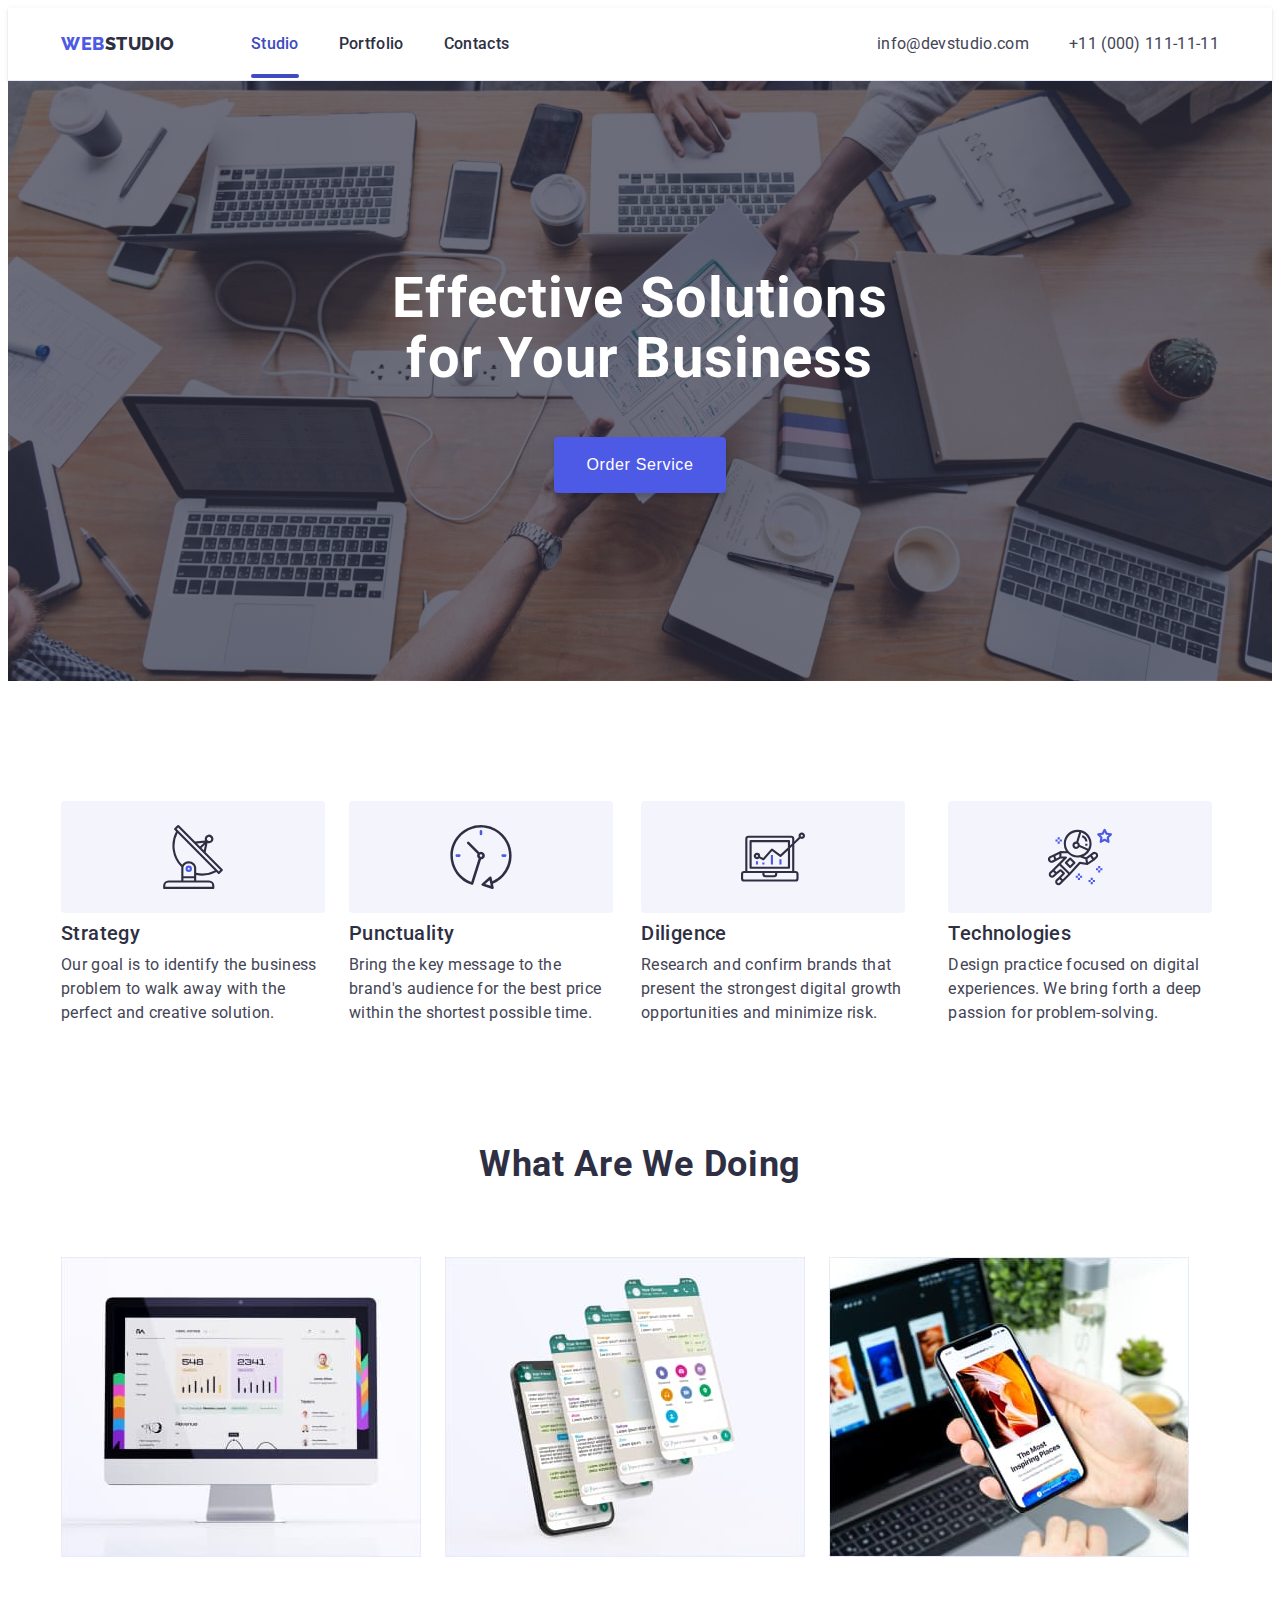
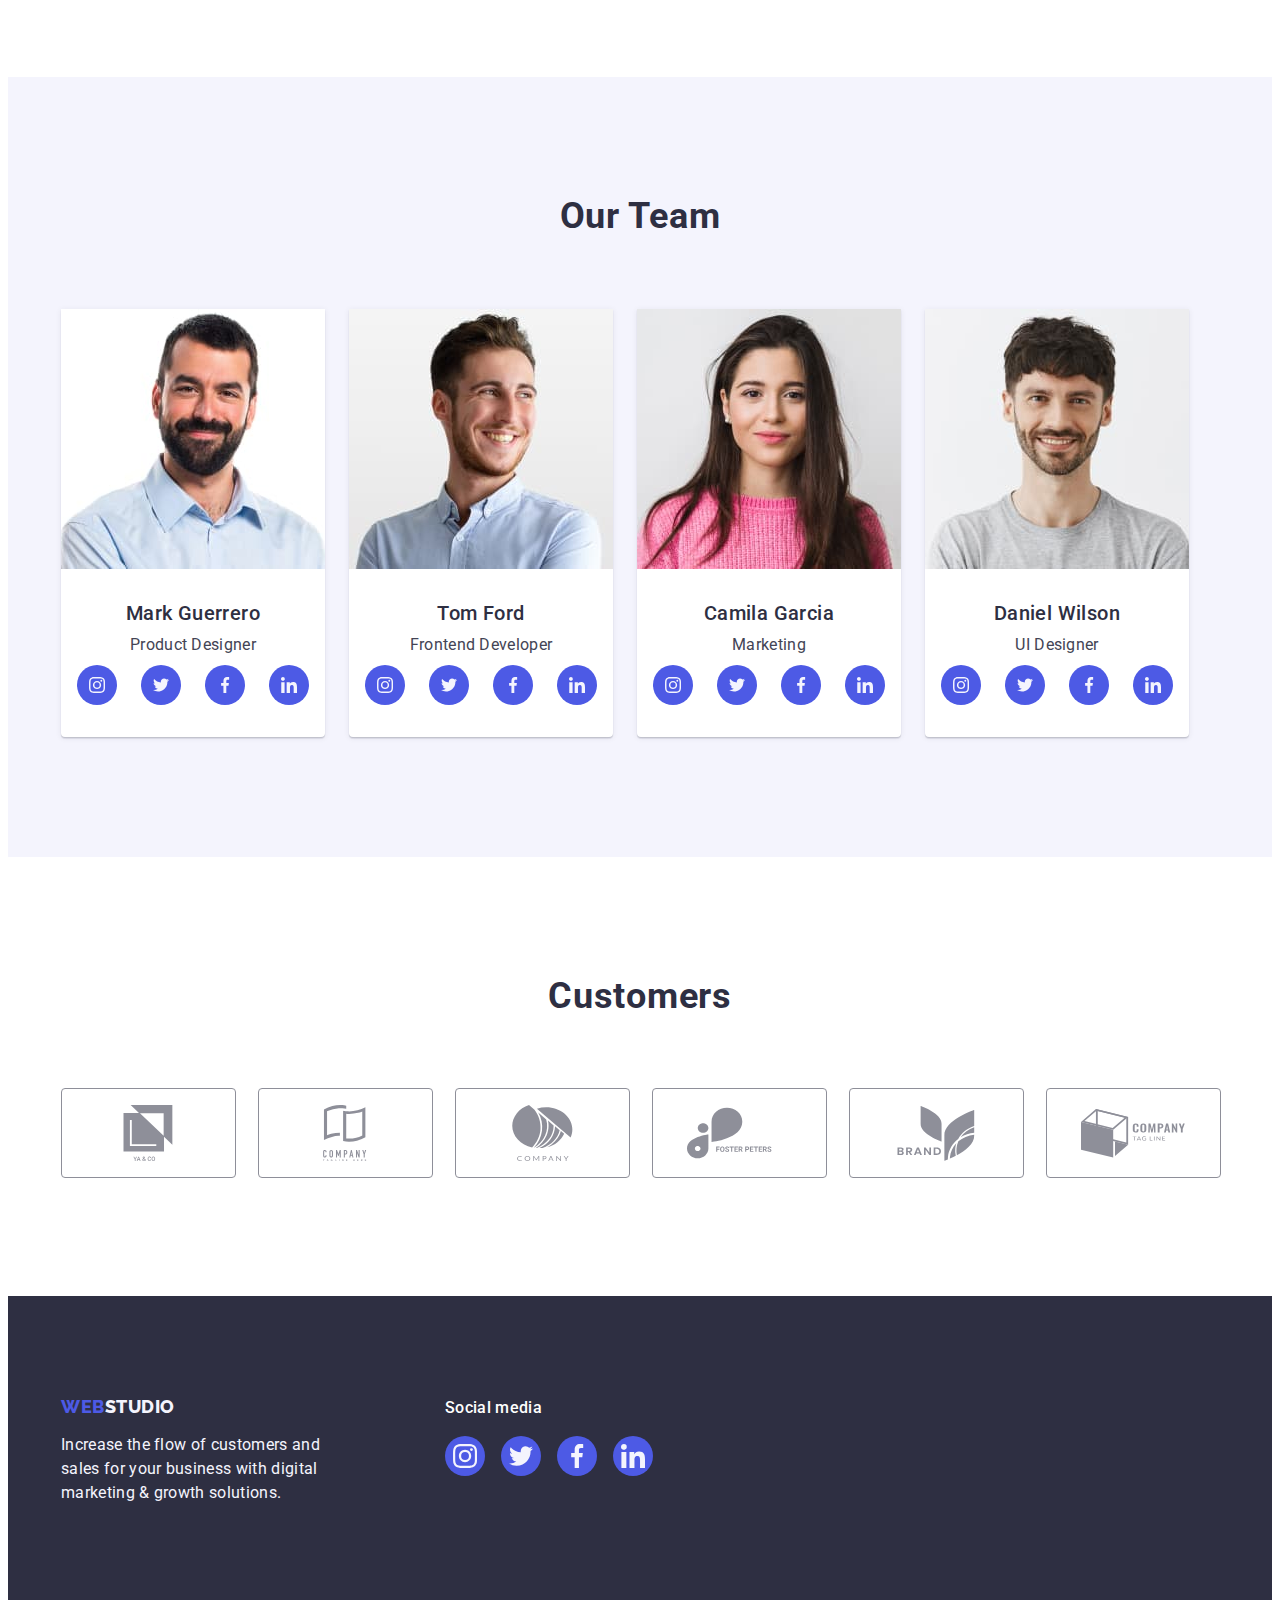
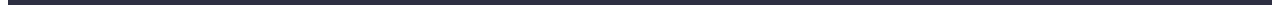
<file: index.html>
<!DOCTYPE html>
<html lang="en">

<head>
    <meta charset="UTF-8">
    <meta http-equiv="X-UA-Compatible" content="IE=edge">
    <meta name="viewport" content="width=device-width, initial-scale=1.0">
    <title>Web Studio</title>
    <link rel="stylesheet" href="https://cdnjs.cloudflare.com/ajax/libs/modern-normalize/1.1.0/modern-normalize.min.css"
        integrity="sha512-wpPYUAdjBVSE4KJnH1VR1HeZfpl1ub8YT/NKx4PuQ5NmX2tKuGu6U/JRp5y+Y8XG2tV+wKQpNHVUX03MfMFn9Q=="
        crossorigin="anonymous" referrerpolicy="no-referrer" />
    <link rel="preconnect" href="https://fonts.googleapis.com">
    <link rel="preconnect" href="https://fonts.gstatic.com" crossorigin>
    <link
        href="https://fonts.googleapis.com/css2?family=Raleway:wght@800&family=Roboto:wght@400;500;700;900&display=swap"
        rel="stylesheet">
    <link rel="stylesheet" href="./css/styles.css">
</head>

<body>
    <header class="page-header">
        <div class="container page-header-container">
            <!-- Navigation -->
            <nav class="page-nav">
                <a class="logo link" href="./index.html">Web<span class="logo-theme-dark">Studio</span></a>
                <!-- Other pages -->
                <ul class="menu list">
                    <li class="menu-item">
                        <a class="menu-link link current-nav-link" href="./index.html">Studio</a>
                    </li>
                    <li class="menu-item">
                        <a class="menu-link link " href="./portfolio.html">Portfolio</a>
                    </li>
                    <li class="menu-item">
                        <a class="menu-link link" href="">Contacts</a>
                    </li>
                </ul>
            </nav>
            <!-- Contact information -->
            <address class="contacts">
                <ul class="contact-list list">
                    <li class="contact-list-item">
                        <a class="contact-item link" href="mailto:info@devstudio.com">info@devstudio.com</a>
                    </li>
                    <li class="contact-list-item">
                        <a class="contact-item link" href="tel:+110001111111">+11 (000) 111-11-11</a>
                    </li>
                </ul>
            </address>
        </div>
    </header>

    <main>
        <!-- Hero Section-->
        <section class="hero hero-background">
            <div class="container hero-container">
                <h1 class="main-title">Effective Solutions for Your Business</h1>
                <button data-modal-open class="modal-btn" type="button">Order Service</button>
            </div>
        </section>

        <!-- Features Section -->
        <section class="features section">
            <div class="container">
                <h2 class="features-hidden-header">Services</h2>
                <ul class="list features-section-list">
                    <li class="fetures-list-item">
                        <div class="features-icon-item"><svg class="features-icon" width="64" height="64">
                                <use href="./images/icons.svg#icon-antenna"></use>
                            </svg></div>
                        <h3 class="features-header">Strategy</h3>
                        <p class="features-descr">Our goal is to identify the business
                            problem to walk away with the perfect and creative solution.</p>
                    </li>
                    <li class="fetures-list-item">
                        <div class="features-icon-item"><svg class="features-icon" width="64" height="64">
                                <use href="./images/icons.svg#icon-clock"></use>
                            </svg></div>
                        <h3 class="features-header">Punctuality</h3>
                        <p class="features-descr">Bring the key message to the brand's audience for the best price
                            within
                            the shortest possible
                            time.</p>
                    </li>
                    <li class="fetures-list-item">
                        <div class="features-icon-item"><svg class="features-icon" width="64" height="64">
                                <use href="./images/icons.svg#icon-diagram"></use>
                            </svg></div>
                        <h3 class="features-header">Diligence</h3>
                        <p class="features-descr">Research and confirm brands that present the strongest digital
                            growth
                            opportunities and minimize
                            risk.</p>
                    </li>
                    <li class="fetures-list-item">
                        <div class="features-icon-item"><svg class="features-icon" width="64" height="64">
                                <use href="./images/icons.svg#icon-astronaut"></use>
                            </svg></div>
                        <h3 class="features-header">Technologies</h3>
                        <p class="features-descr">Design practice focused on digital experiences. We bring forth a
                            deep
                            passion for
                            problem-solving.</p>
                    </li>
                </ul>
            </div>
        </section>
        <!-- Main Projects Section -->
        <section class="projects-section section">
            <div class="container">
                <h2 class="main-projects-header">What are we doing</h2>
                <ul class="list projects-section-list">
                    <li class="main-projects-item">
                        <img class="main-projects-img" src="./images/services/display.jpg" alt="Display with data"
                            width="360" height="300">
                    </li>
                    <li class="main-projects-item">
                        <img class="main-projects-img" src="./images/services/smartphone.jpg"
                            alt="Multitasking smartphone" width="360" height="300">
                    </li>
                    <li class="main-projects-item">
                        <img class="main-projects-img" src="./images/services/smartphone-laptop.jpg"
                            alt="Smartphone and laptop" width="360" height="300">
                    </li>
                </ul>
            </div>
        </section>
        <!-- Team Section -->
        <section class="team-section section">
            <div class="container">
                <h2 class="team-header">Our Team</h2>
                <ul class="list team-section-list">
                    <li class="team-list-item">
                        <img class="team-member-img" src="./images/team-members/mark-guerrero.jpg" alt="Mark Guerrero"
                            width="264" height="260">
                        <div class="team-member-item">
                            <h3 class="team-members-header">Mark Guerrero</h3>
                            <p class="team-member-descr">Product Designer</p>
                            <ul class="list team-social-list">
                                <li class="social-list-item">
                                    <a class="social-list-link link" href=""><svg class="social-list-icon" width="16"
                                            height="16">
                                            <use href="./images/icons.svg#icon-instagram"></use>
                                        </svg></a>
                                </li>
                                <li class="social-list-item">
                                    <a class="social-list-link link" href=""><svg class="social-list-icon" width="16"
                                            height="16">
                                            <use href="./images/icons.svg#icon-twitter"></use>
                                        </svg></a>
                                </li>
                                <li class="social-list-item">
                                    <a class="social-list-link link" href=""><svg class="social-list-icon" width="16"
                                            height="16">
                                            <use href="./images/icons.svg#icon-facebook"></use>
                                        </svg></a>
                                </li>
                                <li class="social-list-item">
                                    <a class="social-list-link link" href=""><svg class="social-list-icon" width="16"
                                            height="16">
                                            <use href="./images/icons.svg#icon-linkedin"></use>
                                        </svg></a>
                                </li>
                            </ul>
                        </div>

                    </li>
                    <li class="team-list-item">
                        <img class="team-member-img" src="./images/team-members/tom-ford.jpg" alt="Tom Ford" width="264"
                            height="260">
                        <div class="team-member-item">
                            <h3 class="team-members-header">Tom Ford</h3>
                            <p class="team-member-descr">Frontend Developer</p>
                            <ul class="list team-social-list">
                                <li class="social-list-item">
                                    <a class="social-list-link link" href=""><svg class="social-list-icon" width="16"
                                            height="16">
                                            <use href="./images/icons.svg#icon-instagram"></use>
                                        </svg></a>
                                </li>
                                <li class="social-list-item">
                                    <a class="social-list-link link" href=""><svg class="social-list-icon" width="16"
                                            height="16">
                                            <use href="./images/icons.svg#icon-twitter"></use>
                                        </svg></a>
                                </li>
                                <li class="social-list-item">
                                    <a class="social-list-link link" href=""><svg class="social-list-icon" width="16"
                                            height="16">
                                            <use href="./images/icons.svg#icon-facebook"></use>
                                        </svg></a>
                                </li>
                                <li class="social-list-item">
                                    <a class="social-list-link link" href=""><svg class="social-list-icon" width="16"
                                            height="16">
                                            <use href="./images/icons.svg#icon-linkedin"></use>
                                        </svg></a>
                                </li>
                            </ul>
                        </div>
                    </li>
                    <li class="team-list-item">
                        <img class="team-member-img" src="./images/team-members/camila-garcia.jpg" alt="Camila Garcia"
                            width="264" height="260">
                        <div class="team-member-item">
                            <h3 class="team-members-header">Camila Garcia</h3>
                            <p class="team-member-descr">Marketing</p>
                            <ul class="list team-social-list">
                                <li class="social-list-item">
                                    <a class="social-list-link link" href=""><svg class="social-list-icon" width="16"
                                            height="16">
                                            <use href="./images/icons.svg#icon-instagram"></use>
                                        </svg></a>
                                </li>
                                <li class="social-list-item">
                                    <a class="social-list-link link" href=""><svg class="social-list-icon" width="16"
                                            height="16">
                                            <use href="./images/icons.svg#icon-twitter"></use>
                                        </svg></a>
                                </li>
                                <li class="social-list-item">
                                    <a class="social-list-link link" href=""><svg class="social-list-icon" width="16"
                                            height="16">
                                            <use href="./images/icons.svg#icon-facebook"></use>
                                        </svg></a>
                                </li>
                                <li class="social-list-item">
                                    <a class="social-list-link link" href=""><svg class="social-list-icon" width="16"
                                            height="16">
                                            <use href="./images/icons.svg#icon-linkedin"></use>
                                        </svg></a>
                                </li>
                            </ul>
                        </div>
                    </li>
                    <li class="team-list-item">
                        <img class="team-member-img" src="./images/team-members/daniel-wilson.jpg" alt="Daniel Wilson"
                            width="264" height="260">
                        <div class="team-member-item">
                            <h3 class="team-members-header">Daniel Wilson</h3>
                            <p class="team-member-descr">UI Designer</p>
                            <ul class="list team-social-list">
                                <li class="social-list-item">
                                    <a class="social-list-link link" href=""><svg class="social-list-icon" width="16"
                                            height="16">
                                            <use href="./images/icons.svg#icon-instagram"></use>
                                        </svg></a>
                                </li>
                                <li class="social-list-item">
                                    <a class="social-list-link link" href=""><svg class="social-list-icon" width="16"
                                            height="16">
                                            <use href="./images/icons.svg#icon-twitter"></use>
                                        </svg></a>
                                </li>
                                <li class="social-list-item">
                                    <a class="social-list-link link" href=""><svg class="social-list-icon" width="16"
                                            height="16">
                                            <use href="./images//icons.svg#icon-facebook"></use>
                                        </svg></a>
                                </li>
                                <li class="social-list-item">
                                    <a class="social-list-link link" href=""><svg class="social-list-icon" width="16"
                                            height="16">
                                            <use href="./images//icons.svg#icon-linkedin"></use>
                                        </svg></a>
                                </li>
                            </ul>
                        </div>
                    </li>
                </ul>
            </div>
        </section>

        <!-- Customers Section -->
        <section class="section customers-section">
            <div class="container customers-container">
                <h2 class="customers-header">Customers</h2>
                <ul class="customers-list">
                    <li class="list customers-list-item"><a class="customers-list-link link" href=""><svg
                                class="customers-list-icon" width="104" height="56">
                                <use href="./images/icons.svg#icon-ya-co"></use>
                            </svg></a></li>
                    <li class="list customers-list-item"><a class="customers-list-link link" href=""><svg
                                class="customers-list-icon" width="104" height="56">
                                <use href="./images/icons.svg#icon-company-tag"></use>
                            </svg></a></li>
                    <li class="list customers-list-item"><a class="customers-list-link link" href=""><svg
                                class="customers-list-icon" width="104" height="56">
                                <use href="./images/icons.svg#icon-company"></use>
                            </svg></a></li>
                    <li class="list customers-list-item"><a class="customers-list-link link" href=""><svg
                                class="customers-list-icon" width="104" height="56">
                                <use href="./images/icons.svg#icon-foster-peters"></use>
                            </svg></a></li>
                    <li class="list customers-list-item"><a class="customers-list-link link" href=""><svg
                                class="customers-list-icon" width="104" height="56">
                                <use href="./images/icons.svg#icon-brand"></use>
                            </svg></a></li>
                    <li class="list customers-list-item"><a class="customers-list-link link" href=""><svg
                                class="customers-list-icon" width="104" height="56">
                                <use href="./images/icons.svg#icon-tag-line"></use>
                            </svg></a></li>
                </ul>
            </div>
        </section>
    </main>

    <!-- Footer -->
    <footer class="footer">
        <div class="container footer-container">
            <div class="logo-footer-container">
                <a class="logo link logo-footer-link" href="./index.html">Web<span
                        class="logo-theme-light">Studio</span>
                </a>
                <p class="footer-text">Increase the flow of customers and sales for your business with digital marketing
                    &
                    growth
                    solutions.
                </p>
            </div>
            <div class="footer-social-container">
                <p class="social-footer-header">Social media</p>
                <ul class="list footer-social-list">
                    <li class="social-list-item">
                        <a class="footer-social-list-link link" href=""><svg class="social-list-icon" width="24"
                                height="24">
                                <use href="./images/icons.svg#icon-instagram"></use>
                            </svg></a>
                    </li>
                    <li class="social-list-item">
                        <a class="footer-social-list-link link" href=""><svg class="social-list-icon" width="24"
                                height="24">
                                <use href="./images/icons.svg#icon-twitter"></use>
                            </svg></a>
                    </li>
                    <li class="social-list-item">
                        <a class="footer-social-list-link link" href=""><svg class="social-list-icon" width="24"
                                height="24">
                                <use href="./images/icons.svg#icon-facebook"></use>
                            </svg></a>
                    </li>
                    <li class="social-list-item">
                        <a class="footer-social-list-link link" href=""><svg class="social-list-icon" width="24"
                                height="24">
                                <use href="./images/icons.svg#icon-linkedin"></use>
                            </svg></a>
                    </li>
                </ul>
            </div>
        </div>
    </footer>
    <!-- MODAL WINDOW -->
    <div class="backdrop is-hidden" data-modal>
        <div class="modal">
            <button data-modal-close class="modal-close-btn" type="button">
                <svg class="modal-close-icon" width="8" height="8">
                    <use href="./images/icons.svg#icon-close-black"></use>
                </svg>
            </button>
        </div>
    </div>

    <script src="./js/modal.js"></script>
</body>

</html>
</file>
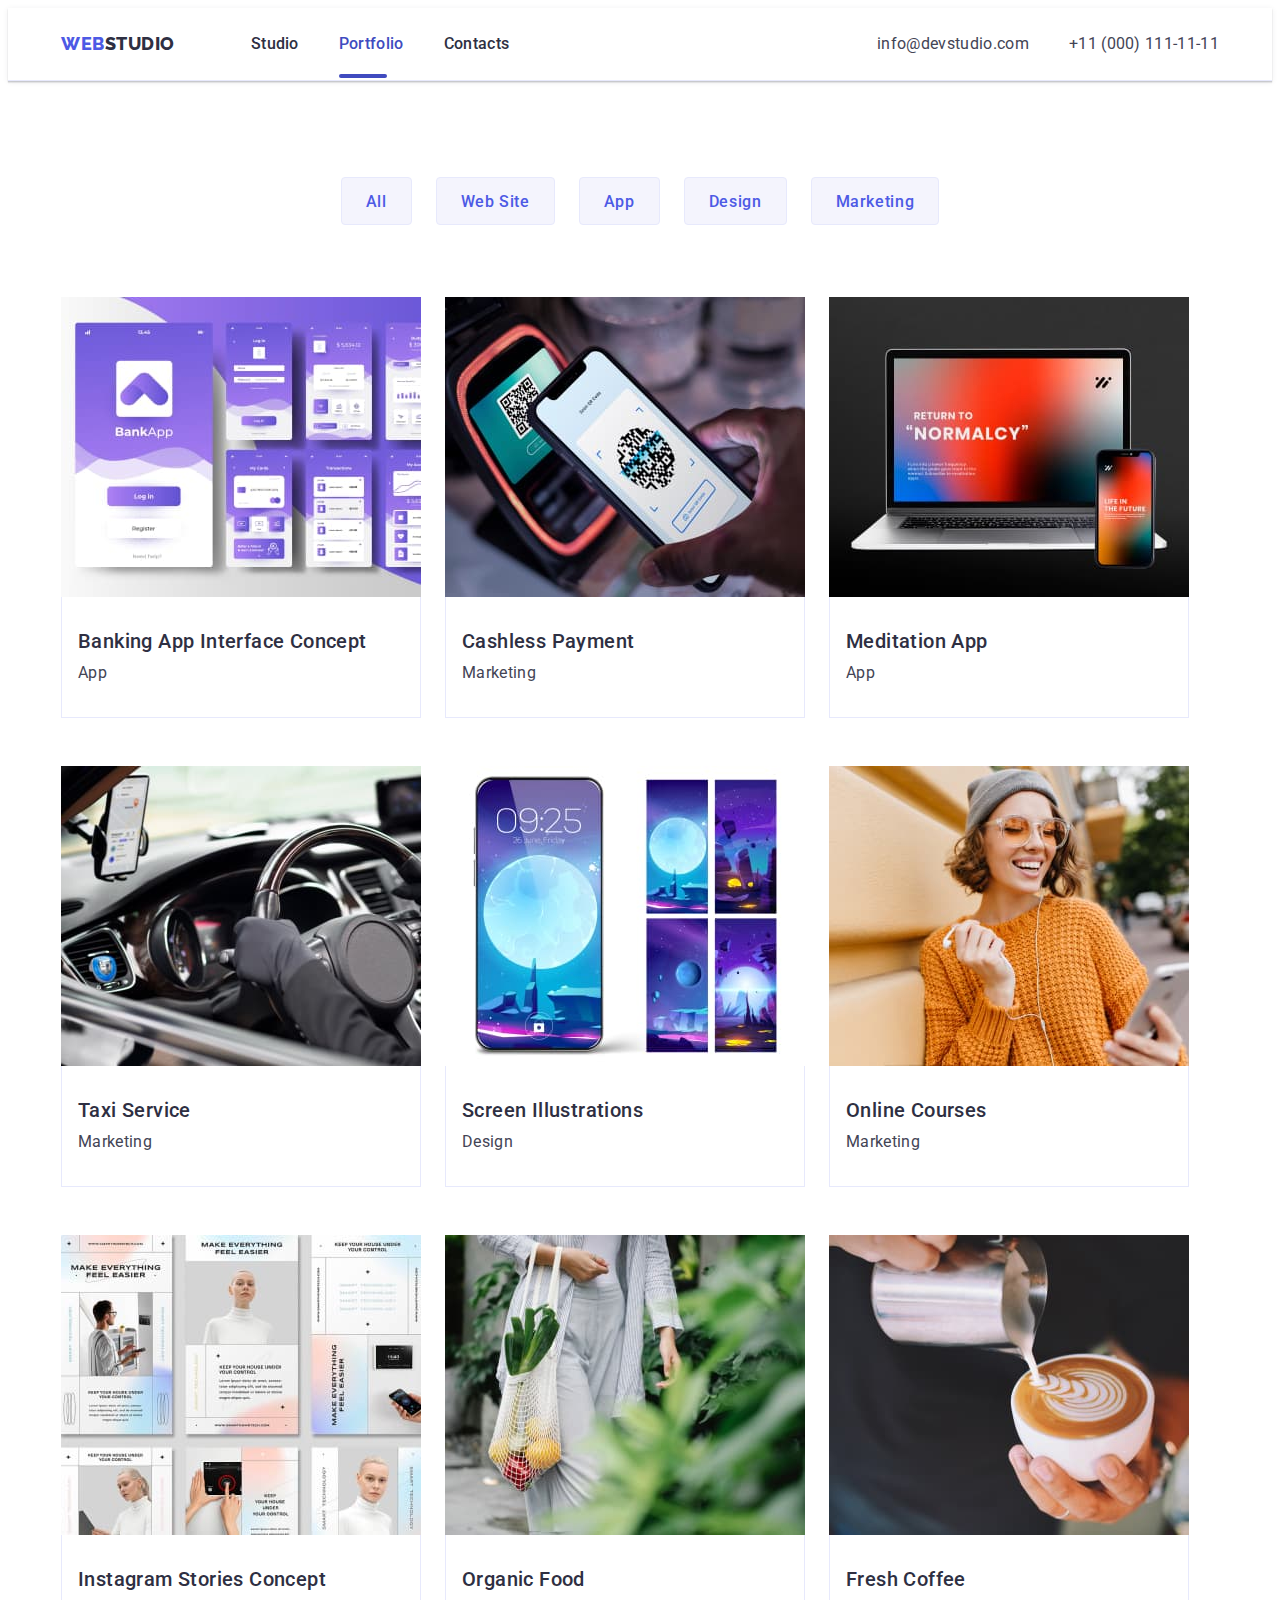
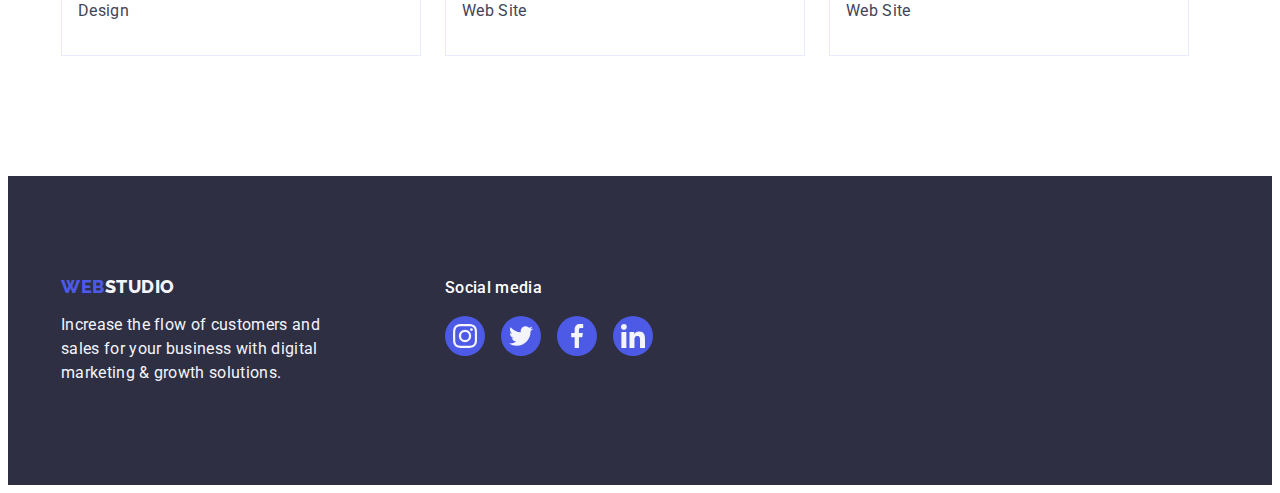
<file: portfolio.html>
<!DOCTYPE html>
<html lang="en">

<head>
    <meta charset="UTF-8">
    <meta http-equiv="X-UA-Compatible" content="IE=edge">
    <meta name="viewport" content="width=device-width, initial-scale=1.0">
    <title>Portfolio</title>
    <link rel="stylesheet" href="https://cdnjs.cloudflare.com/ajax/libs/modern-normalize/1.1.0/modern-normalize.min.css"
        integrity="sha512-wpPYUAdjBVSE4KJnH1VR1HeZfpl1ub8YT/NKx4PuQ5NmX2tKuGu6U/JRp5y+Y8XG2tV+wKQpNHVUX03MfMFn9Q=="
        crossorigin="anonymous" referrerpolicy="no-referrer" />
    <link rel="preconnect" href="https://fonts.googleapis.com">
    <link rel="preconnect" href="https://fonts.gstatic.com" crossorigin>
    <link
        href="https://fonts.googleapis.com/css2?family=Raleway:wght@800&family=Roboto:wght@400;500;700;900&display=swap"
        rel="stylesheet">
    <link rel="stylesheet" href="./css/styles.css">
</head>

<body>
    <header class="page-header">
        <div class="container page-header-container">
            <!-- Navigation -->
            <nav class="page-nav">
                <a class="logo link" href="./index.html">Web<span class="logo-theme-dark">Studio</span></a>
                <!-- Other pages -->
                <ul class="menu list">
                    <li class="menu-item">
                        <a class="menu-link link" href="./index.html">Studio</a>
                    </li>
                    <li class="menu-item">
                        <a class="menu-link link current-nav-link" href="./portfolio.html">Portfolio</a>
                    </li>
                    <li class="menu-item">
                        <a class="menu-link link" href="">Contacts</a>
                    </li>
                </ul>
            </nav>
            <!-- Contact information -->
            <address class="contacts">
                <ul class="contact-list list">
                    <li class="contact-list-item">
                        <a class="contact-item link" href="mailto:info@devstudio.com">info@devstudio.com</a>
                    </li>
                    <li class="contact-list-item">
                        <a class="contact-item link" href="tel:+110001111111">+11 (000) 111-11-11</a>
                    </li>
                </ul>
            </address>
        </div>
    </header>

    <main>
        <!-- Filter Section-->
        <section class=" section portfolio-section">
            <div class="container">
                <h1 class="filter-hidden-header">Filter</h1>
                <ul class="list filter-section-list">
                    <li>
                        <button class="button" type="button">All</button>
                    </li>
                    <li>
                        <button class="button" type="button">Web Site</button>
                    </li>
                    <li>
                        <button class="button" type="button">App</button>
                    </li>
                    <li>
                        <button class="button" type="button">Design</button>
                    </li>
                    <li>
                        <button class="button" type="button">Marketing</button>
                    </li>
                </ul>
                <!-- Projects list -->
                <ul class="list projects-list">
                    <li class="projects-list-item"><a class="link app-link" href="">
                            <div class="pojects-list-wrapper"><img class="projects-list-img"
                                    src="./images/portfolio/app-interface.jpg" alt="App interface concept" width="360"
                                    height="300">
                                <p class="overlay">14 Stylish and User-Friendly App Design Concepts · Task Manager App ·
                                    Calorie Tracker App
                                    · Exotic Fruit Ecommerce App ·
                                    Cloud Storage App</p>
                            </div>
                            <div class="app-item">
                                <h2 class="portfolio-projects-header">Banking App Interface Concept</h2>
                                <p class="portfolio-projects-descr">App</p>
                            </div>
                        </a>
                    </li>
                    <li class="projects-list-item"><a class="link app-link" href="">

                            <div class="pojects-list-wrapper"><img class="projects-list-img"
                                    src="./images/portfolio/cashless-payments.jpg" alt="Payment by smartphone"
                                    width="360" height="300">
                                <p class="overlay">14 Stylish and User-Friendly App Design Concepts · Task Manager App ·
                                    Calorie Tracker App
                                    · Exotic Fruit Ecommerce App ·
                                    Cloud Storage App</p>
                            </div>

                            <div class="app-item">
                                <h2 class="portfolio-projects-header">Cashless Payment</h2>
                                <p class="portfolio-projects-descr">Marketing</p>
                            </div>
                        </a>
                    </li>
                    <li class="projects-list-item"><a class="link app-link" href="">
                            <div class="pojects-list-wrapper"><img class="projects-list-img"
                                    src="./images/portfolio/meditation-app.jpg" alt="Laptop and mobile displays"
                                    width="360" height="300">
                                <p class="overlay">14 Stylish and User-Friendly App Design Concepts · Task Manager App ·
                                    Calorie Tracker App
                                    · Exotic Fruit Ecommerce App ·
                                    Cloud Storage App</p>
                            </div>

                            <div class="app-item">
                                <h2 class="portfolio-projects-header">Meditation App</h2>
                                <p class="portfolio-projects-descr">App</p>
                            </div>
                        </a>
                    </li>
                    <li class="projects-list-item"><a class="link app-link" href="">
                            <div class="pojects-list-wrapper"><img class="projects-list-img"
                                    src="./images/portfolio/taxi-service.jpg" alt="Hands on the wheel" width="360"
                                    height="300">
                                <p class="overlay">14 Stylish and User-Friendly App Design Concepts · Task Manager App ·
                                    Calorie Tracker App
                                    · Exotic Fruit Ecommerce App ·
                                    Cloud Storage App</p>
                            </div>

                            <div class="app-item">
                                <h2 class="portfolio-projects-header">Taxi Service</h2>
                                <p class="portfolio-projects-descr">Marketing</p>
                            </div>
                        </a>
                    </li>
                    <li class="projects-list-item"><a class="link app-link" href="">
                            <div class="pojects-list-wrapper"><img class="projects-list-img"
                                    src="./images/portfolio/screen-illustrations.jpg"
                                    alt="Cartoon illestrations on the screens" width="360" height="300">
                                <p class="overlay">14 Stylish and User-Friendly App Design Concepts · Task Manager App ·
                                    Calorie Tracker App
                                    · Exotic Fruit Ecommerce App ·
                                    Cloud Storage App</p>
                            </div>

                            <div class="app-item">
                                <h2 class="portfolio-projects-header">Screen Illustrations</h2>
                                <p class="portfolio-projects-descr">Design</p>
                            </div>
                        </a>
                    </li>
                    <li class="projects-list-item"><a class="link app-link" href="">
                            <div class="pojects-list-wrapper"><img class="projects-list-img"
                                    src="./images/portfolio/online-courses.jpg" alt="Girl in headphones" width="360"
                                    height="300">
                                <p class="overlay">14 Stylish and User-Friendly App Design Concepts · Task Manager App ·
                                    Calorie Tracker App
                                    · Exotic Fruit Ecommerce App ·
                                    Cloud Storage App</p>
                            </div>

                            <div class="app-item">
                                <h2 class="portfolio-projects-header">Online Courses</h2>
                                <p class="portfolio-projects-descr">Marketing</p>
                            </div>
                        </a>
                    </li>
                    <li class="projects-list-item"><a class="link app-link" href="">
                            <div class="pojects-list-wrapper"><img class="projects-list-img"
                                    src="./images/portfolio/instagram-stories.jpg" alt="Stories templates" width="360"
                                    height="300">
                                <p class="overlay">14 Stylish and User-Friendly App Design Concepts · Task Manager App ·
                                    Calorie Tracker App
                                    · Exotic Fruit Ecommerce App ·
                                    Cloud Storage App</p>
                            </div>

                            <div class="app-item">
                                <h2 class="portfolio-projects-header">Instagram Stories Concept</h2>
                                <p class="portfolio-projects-descr">Design</p>
                            </div>
                        </a>
                    </li>
                    <li class="projects-list-item"><a class="link app-link" href="">
                            <div class="pojects-list-wrapper"><img class="projects-list-img"
                                    src="./images/portfolio/organic-food.jpg" alt="Fruit in a shopper" width="360"
                                    height="300">
                                <p class="overlay">14 Stylish and User-Friendly App Design Concepts · Task Manager App ·
                                    Calorie Tracker App
                                    · Exotic Fruit Ecommerce App ·
                                    Cloud Storage App</p>
                            </div>

                            <div class="app-item">
                                <h2 class="portfolio-projects-header">Organic Food</h2>
                                <p class="portfolio-projects-descr">Web Site</p>
                            </div>
                        </a>
                    </li>
                    <li class="projects-list-item"><a class="link app-link" href="">
                            <div class="pojects-list-wrapper">
                                <img class="projects-list-img" src="./images/portfolio/fresh-coffee.jpg"
                                    alt="Coffee in a cup" width="360" height="300">
                                <p class="overlay">14 Stylish and User-Friendly App Design Concepts · Task Manager App ·
                                    Calorie Tracker App
                                    · Exotic Fruit Ecommerce App ·
                                    Cloud Storage App</p>
                            </div>

                            <div class="app-item">
                                <h2 class="portfolio-projects-header">Fresh Coffee</h2>
                                <p class="portfolio-projects-descr">Web Site</p>
                            </div>
                        </a>
                    </li>
                </ul>
            </div>
        </section>
    </main>

    <!-- Footer -->
    <footer class="footer">
        <div class="container footer-container">
            <div class="logo-footer-container">
                <a class="logo link logo-footer-link" href="./index.html">Web<span
                        class="logo-theme-light">Studio</span>
                </a>
                <p class="footer-text">Increase the flow of customers and sales for your business with digital marketing
                    &
                    growth
                    solutions.
                </p>
            </div>
            <div class="footer-social-container">
                <p class="social-footer-header">Social media</p>
                <ul class="list footer-social-list">
                    <li class="social-list-item">
                        <a class="footer-social-list-link link" href=""><svg class="social-list-icon" width="24"
                                height="24">
                                <use href="./images/icons.svg#icon-instagram"></use>
                            </svg></a>
                    </li>
                    <li class="social-list-item">
                        <a class="footer-social-list-link link" href=""><svg class="social-list-icon" width="24"
                                height="24">
                                <use href="./images/icons.svg#icon-twitter"></use>
                            </svg></a>
                    </li>
                    <li class="social-list-item">
                        <a class="footer-social-list-link link" href=""><svg class="social-list-icon" width="24"
                                height="24">
                                <use href="./images/icons.svg#icon-facebook"></use>
                            </svg></a>
                    </li>
                    <li class="social-list-item">
                        <a class="footer-social-list-link link" href=""><svg class="social-list-icon" width="24"
                                height="24">
                                <use href="./images/icons.svg#icon-linkedin"></use>
                            </svg></a>
                    </li>
                </ul>
            </div>
        </div>
    </footer>
    <script src="./js/modal.js"></script>
</body>

</html>
</file>
<file: css/styles.css>
:root {
  --brand-dark-color: #2e2f42;
  --brand-light-color: #ffffff;
  --text-color: #434455;
  --logotype-color: #4d5ae5;
  --dark-logo: #2e2f42;
  --light-logo: #f4f4fd;
  --footer-text-color: #f4f4fd;
  --menu-link-color: #2e2f42;
  --menu-links-accent: #404bbf;
  --menu-buttons-text: #4d5ae5;
  --buttons-text: #ffffff;
  --modal-btn-background: #4d5ae5;
  --buttons-accent-background: #404bbf;
  --links-accent-color: #404bbf;
  --button-border-color: #e7e9fc;
  --brand-light-background: #f4f4fd;
  --border-color: #e7e9fc;
  --social-media: #4d5ae5;
  --social-media-accent: #404bbf;
  --footer-social-media-accent: #31d0aa;
  --customers-icons-color: #8e8f99;
  --modal-background: #fcfcfc;
  --overlay-bg-color: #4d5ae5;
  --overlay-text-color: #f4f4fd;
}

/* ====== COMPONENTS====== */

body {
  font-family: 'Roboto', sans-serif;
  color: var(--text-color, slate);
  background-color: var(--brand-light-color);
}

h1,
h2,
h3,
h4,
p {
  margin-top: 0;
  margin-bottom: 0;
}

ul,
ol {
  margin-top: 0;
  margin-bottom: 0;
  padding-left: 0;
}

img {
  display: block;
}

.list {
  list-style: none;
}

.link {
  text-decoration: none;
}

.section {
  margin-left: auto;
  margin-right: auto;
}

.container {
  width: 1158px;
  margin-left: auto;
  margin-right: auto;
  padding-left: 15px;
  padding-right: 15px;
}

/* ====== HEADER====== */

.page-header {
  display: flex;
  align-items: center;
  border-bottom: 1px solid var(--border-color);
  box-shadow: 0px 2px 1px rgba(46, 47, 66, 0.08), 0px 1px 1px rgba(46, 47, 66, 0.16),
    0px 1px 6px rgba(46, 47, 66, 0.08);
  padding-top: 24px;
  padding-bottom: 24px;
}

.page-header-container {
  display: flex;
  align-items: center;
  padding-left: 15px;
  padding-right: 15px;
}

.logo {
  font-family: 'Raleway', sans-serif;
  font-weight: 800;
  font-size: 18px;
  line-height: 1.17;
  align-items: center;
  letter-spacing: 0.03em;
  text-transform: uppercase;
  color: var(--logotype-color);
  margin-right: 76px;
}
/* ====== /HEADER====== */

.logo-theme-dark {
  color: var(--dark-logo);
}

.logo-theme-light {
  color: var(--light-logo);
}

/* ====== NAVIGATION====== */

.page-nav {
  display: flex;
  align-items: center;
}

.menu {
  display: flex;
  align-items: center;
  gap: 40px;
}

.menu-link {
  position: relative;
  padding: 24px 0;
  font-weight: 500;
  font-size: 16px;
  line-height: 1.5;
  letter-spacing: 0.02em;
  color: var(--menu-link-color);
  transition: color 250ms cubic-bezier(0.4, 0, 0.2, 1);
}

.menu-link:hover,
.menu-link:focus {
  color: var(--menu-links-accent);
}

.menu-link.current-nav-link {
  color: var(--menu-links-accent);
}
.current-nav-link::after {
  display: inline-block;
  content: '';
  position: absolute;
  left: 0;
  bottom: -1px;
  width: 48px;
  height: 4px;
  background-color: var(--menu-links-accent);
  border-radius: 2px;
  transition: color 250ms cubic-bezier(0.4, 0, 0.2, 1);
}

/* ====== /NNAVIGATION====== */

/* ====== CONTACTS====== */

.contact-list {
  display: flex;
  align-items: center;
  gap: 40px;
}

.contacts {
  font-style: normal;
  margin-left: auto;
}

.contact-item,
.contact-item {
  font-size: 16px;
  line-height: 1.5;
  letter-spacing: 0.02em;
  color: var(--text-color);
  transition: color 250ms cubic-bezier(0.4, 0, 0.2, 1);
}

.contact-item:hover,
.contact-item:focus {
  color: var(--menu-links-accent);
}

/* ====== /CONTACTS====== */

/* ======FOOTER====== */
.footer {
  background-color: var(--brand-dark-color);
  padding-top: 100px;
  padding-bottom: 100px;
}

.footer-container {
  display: flex;
  align-items: baseline;
}

.logo-footer-container {
  margin-right: 120px;
}

.footer-social-list {
  display: flex;
  align-items: center;
  justify-content: center;
  gap: 16px;
}

.logo-footer-link {
  display: inline-block;
  margin-bottom: 16px;
}

.footer-text {
  line-height: 1.5;
  letter-spacing: 0.02em;
  color: var(--footer-text-color);
  width: 264px;
}

.social-footer-header {
  display: inline-block;
  margin-bottom: 16px;
  font-weight: 500;
  font-size: 16px;
  line-height: 1.5;
  letter-spacing: 0.02em;
  color: var(--brand-light-color);
}

.footer-social-list-link {
  display: flex;
  justify-content: center;
  align-items: center;
  width: 40px;
  height: 40px;
  border-radius: 50%;
  background-color: var(--social-media);
  transition: background-color 250ms cubic-bezier(0.4, 0, 0.2, 1);
}

.footer-social-list-link:hover,
.footer-social-list-link:focus {
  background-color: var(--footer-social-media-accent);
}

/* ======FOOTER====== */

/* =========================================== */

/* ====== /COMPONENTS====== */

/* ====== MAIN HERO SECTION====== */

.hero {
  max-width: 1440px;
  padding: 188px 0;
  margin: 0 auto;
  background-image: linear-gradient(rgba(46, 47, 66, 0.7), rgba(46, 47, 66, 0.7)),
    url(../images/hero/bg.jpg);
  background-size: cover;
  background-repeat: no-repeat;
  background-position: center;
  background-color: var(--brand-dark-color);
}

.hero-container {
  display: flex;
  align-items: center;
  flex-direction: column;
}

.main-title {
  font-weight: 700;
  font-size: 56px;
  line-height: 1.07;
  text-align: center;
  letter-spacing: 0.02em;
  color: var(--brand-light-color);
  max-width: 496px;
}

.modal-btn {
  display: block;
  min-width: 169px;
  height: 56px;
  padding: 16px 32px 16px 32px;
  border-radius: 4px;
  margin-top: 48px;
  box-shadow: 0px 4px 4px rgba(0, 0, 0, 0.15);
  font-style: normal;
  font-weight: 500;
  font-size: 16px;
  line-height: 1.5;
  align-items: center;
  letter-spacing: 0.04em;
  color: var(--buttons-text);
  background-color: var(--modal-btn-background);
  cursor: pointer;
  border: none;
  transition: background-color 250ms cubic-bezier(0.4, 0, 0.2, 1);
}

.modal-btn:hover,
.modal-btn:focus {
  color: var(--buttons-text);
  background-color: var(--buttons-accent-background);
}

/* ====== /MAIN HERO SECTION====== */

/* ======MAIN FEATURES SECTION====== */

.features {
  padding: 120px 0;
}

.features-hidden-header {
  position: absolute;
  width: 1px;
  height: 1px;
  margin: -1px;
  border: 0;
  padding: 0;
  white-space: nowrap;
  clip-path: inset(100%);
  clip: rect(0 0 0 0);
  overflow: hidden;
}

.features-section-list {
  display: flex;
  align-items: center;
  gap: 24px;
}

.fetures-list-item {
  width: calc((100%-72px) / 4);
}

.features-icon-item {
  display: flex;
  justify-content: center;
  align-items: center;
  width: 264px;
  height: 112px;
  background-color: var(--brand-light-background);
  margin-bottom: 8px;
  border-radius: 4px;
}

.features-header {
  margin-bottom: 8px;
  font-style: normal;
  font-weight: 500;
  font-size: 20px;
  line-height: 1.2;
  letter-spacing: 0.02em;
  color: var(--brand-dark-color);
}

.features-descr {
  line-height: 1.5;
  letter-spacing: 0.02em;
}
/* ====== /MAIN FEATURES SECTION=== */

/* ====== MAIN PROJECTS SECTION */

.projects-section {
  padding-bottom: 120px;
}

.main-projects-header {
  font-weight: 700;
  font-size: 36px;
  line-height: 1.11;
  text-align: center;
  letter-spacing: 0.02em;
  text-transform: capitalize;
  color: var(--brand-dark-color);
  margin-bottom: 72px;
}

.projects-section-list {
  display: flex;
  align-content: center;
  gap: 24px;
}
/* ====== /MAIN PROJECTS SECTION */

/* ====== MAIN TEAM SECTION ====== */

.team-section {
  background-color: var(--brand-light-background);
  padding: 120px 0;
}

.team-list-item {
  background-color: var(--brand-light-color);
  border-radius: 0px 0px 4px 4px;
  box-shadow: 0px 1px 6px rgba(46, 47, 66, 0.08), 0px 1px 1px rgba(46, 47, 66, 0.16),
    0px 2px 1px rgba(46, 47, 66, 0.08);
}

.team-header {
  font-weight: 700;
  font-size: 36px;
  line-height: 1.11;
  text-align: center;
  letter-spacing: 0.02em;
  text-transform: capitalize;
  color: var(--brand-dark-color);
  margin-bottom: 72px;
}

.team-section-list {
  display: flex;
  align-content: center;
  flex-basis: auto;
  gap: 24px;
}

.team-member-item {
  padding: 32px 0;
}

.team-members-header {
  font-weight: 500;
  font-size: 20px;
  text-align: center;
  line-height: 1.2;
  letter-spacing: 0.02em;
  color: var(--brand-dark-color);
  margin-bottom: 8px;
}

.team-member-descr {
  font-size: 16px;
  line-height: 1.5;
  letter-spacing: 0.02em;
  text-align: center;
  margin-bottom: 8px;
}

.team-social-list {
  display: flex;
  justify-content: center;
  gap: 24px;
}

.social-list-link {
  display: flex;
  justify-content: center;
  align-items: center;
  width: 40px;
  height: 40px;
  border-radius: 50%;
  background-color: var(--social-media);
  transition: background-color 250ms cubic-bezier(0.4, 0, 0.2, 1);
}

.social-list-link:hover,
.social-list-link:focus {
  background-color: var(--social-media-accent);
}

.social-list-icon {
  fill: var(--light-logo);
  transition: fill 250ms cubic-bezier(0.4, 0, 0.2, 1);
}

/* ====== /MAIN TEAM SECTION====== */

/* ====== CUSTOMERS SECTION====== */
.customers-section {
  padding: 120px 0;
}

.customers-header {
  font-weight: 700;
  font-size: 36px;
  line-height: 1.1;
  text-align: center;
  letter-spacing: 0.02em;
  text-transform: capitalize;
  color: var(--brand-dark-color);
  margin-bottom: 72px;
}

.customers-list {
  display: flex;
  align-content: center;
  gap: 24px;
}

.customers-list-item {
  width: calc((100% - 120px) / 6);
  height: 88px;
}

.customers-list-link {
  width: 100%;
  height: 100%;
  display: flex;
  align-items: center;
  justify-content: center;
  border: 1px solid var(--customers-icons-color);
  border-radius: 4px;
  color: var(--customers-icons-color);
  transition: border-color 250ms cubic-bezier(0.4, 0, 0.2, 1),
    color 250ms cubic-bezier(0.4, 0, 0.2, 1);
}

.customers-list-link:hover,
.customers-list-link:focus {
  border-color: var(--links-accent-color);
  color: var(--links-accent-color);
}

.customers-list-icon {
  fill: currentColor;
}

/* ====== /CUSTOMERS SECTION====== */

/* ====== PORTOFOLIO SECTION ====== */

.portfolio-section {
  padding: 96px 0 120px;
}

.filter-section-list {
  gap: 24px;
  margin-bottom: 72px;
}

.filter-hidden-header {
  position: absolute;
  width: 1px;
  height: 1px;
  margin: -1px;
  border: 0;
  padding: 0;
  white-space: nowrap;
  clip-path: inset(100%);
  clip: rect(0 0 0 0);
  overflow: hidden;
}

.filter-section-list {
  display: flex;
  justify-content: center;
  column-gap: 24px;
}

.button {
  display: block;
  height: 48px;
  padding: 12px 24px 12px 24px;
  border-radius: 4px;
  cursor: pointer;
  border: 1px solid var(--button-border-color);
  border-radius: 4px;
  font-family: 'Roboto', sans-serif;
  font-weight: 500;
  font-size: 16px;
  line-height: 1.5;
  letter-spacing: 0.04em;
  background: var(--brand-light-background);
  color: var(--menu-buttons-text, iris);
  transition: color 250ms cubic-bezier(0.4, 0, 0.2, 1),
    background-color 250ms cubic-bezier(0.4, 0, 0.2, 1),
    border-color 250ms cubic-bezier(0.4, 0, 0.2, 1), box-shadow 250ms cubic-bezier(0.4, 0, 0.2, 1);
}

.button:hover,
.button:focus {
  color: var(--buttons-text);
  background-color: var(--buttons-accent-background);
  border: 1px solid transparent;
  box-shadow: 0px 3px 1px rgba(0, 0, 0, 0.1), 0px 2px 1px rgba(0, 0, 0, 0.08),
    0px 2px 2px rgba(0, 0, 0, 0.12);
}

.projects-list {
  display: flex;
  align-items: center;
  column-gap: 24px;
  row-gap: 48px;
  flex-wrap: wrap;
  flex-basis: calc((100%-72px) / 3);
}

.app-link {
  display: block;
  transition: box-shadow 250ms cubic-bezier(0.4, 0, 0.2, 1);
}

.app-link:hover,
.app-link:focus {
  box-shadow: 0px 1px 6px rgba(46, 47, 66, 0.08), 0px 1px 1px rgba(46, 47, 66, 0.16),
    0px 2px 1px rgba(46, 47, 66, 0.08);
}

.app-link:hover .app-item {
  box-shadow: 0px 1px 6px rgba(46, 47, 66, 0.08), 0px 1px 1px rgba(46, 47, 66, 0.16),
    0px 2px 1px rgba(46, 47, 66, 0.08);
}

.app-item {
  padding: 32px 16px;
  border: 1px solid var(--border-color);
  border-top: none;
}

.portfolio-projects-header {
  font-weight: 500;
  font-size: 20px;
  line-height: 1.2;
  letter-spacing: 0.02em;
  color: var(--brand-dark-color);
  margin-bottom: 8px;
}

.portfolio-projects-descr {
  line-height: 1.5;
  letter-spacing: 0.02em;
  color: var(--text-color);
}

.pojects-list-wrapper {
  position: relative;
  overflow: hidden;
}

.overlay {
  position: absolute;
  top: 0;
  left: 0;
  width: 100%;
  height: 100%;
  overflow: auto;
  transform: translate(0, 100%);
  padding: 40px 32px;
  font-size: 16px;
  line-height: 1.5;
  letter-spacing: 0.02em;
  background-color: var(--overlay-bg-color);
  color: var(--overlay-text-color);
  transition: transform 250ms cubic-bezier(0.4, 0, 0.2, 1);
}

.app-link:hover .overlay,
.app-link:focus .overlay {
  transform: translate(0, 0);
}

/* ====== /PORTFOLIO  SECTION ====== */

/* ====== MODAL WINDOW ====== */

.backdrop {
  position: fixed;
  top: 0;
  left: 0;
  z-index: 100;
  width: 100%;
  height: 100%;
  background-color: rgba(46, 47, 66, 0.4);
  transition: opacity 250ms cubic-bezier(0.4, 0, 0.2, 1),
    visibility 250ms cubic-bezier(0.4, 0, 0.2, 1);
}

.backdrop.is-hidden {
  visibility: hidden;
  opacity: 0;
  pointer-events: none;
}

.modal {
  position: absolute;
  top: 50%;
  left: 50%;
  transform: translate(-50%, -50%);
  width: 408px;
  min-height: 576px;
  background-color: var(--modal-background);
  box-shadow: 0px 1px 1px rgba(0, 0, 0, 0.14), 0px 1px 3px rgba(0, 0, 0, 0.12),
    0px 2px 1px rgba(0, 0, 0, 0.2);
  transition: transform 250ms cubic-bezier(0.4, 0, 0.2, 1);
  border-radius: 4px;
}

.modal-close-btn {
  position: absolute;
  display: flex;
  align-items: center;
  justify-content: center;
  top: 24px;
  right: 24px;
  width: 24px;
  height: 24px;
  border-radius: 50%;
  background-color: var(--button-border-color);
  border: 1px solid rgba(0, 0, 0, 0.1);
  padding: 0;
  cursor: pointer;
  transition: background-color 250ms cubic-bezier(0.4, 0, 0.2, 1),
    border 250ms cubic-bezier(0.4, 0, 0.2, 1);
}

.modal-close-icon {
  fill: var(--brand-dark-color);
  transition: fill 250ms cubic-bezier(0.4, 0, 0.2, 1);
}
.modal-close-btn:hover,
.modal-close-btn:focus {
  background-color: var(--buttons-accent-background);
  border: none;
}

.modal-close-btn:hover .modal-close-icon,
.modal-close-btn:focus .modal-close-icon {
  fill: rgba(255, 255, 255, 1);
}
/* ====== /MODAL WINDOW ====== */
</file>
